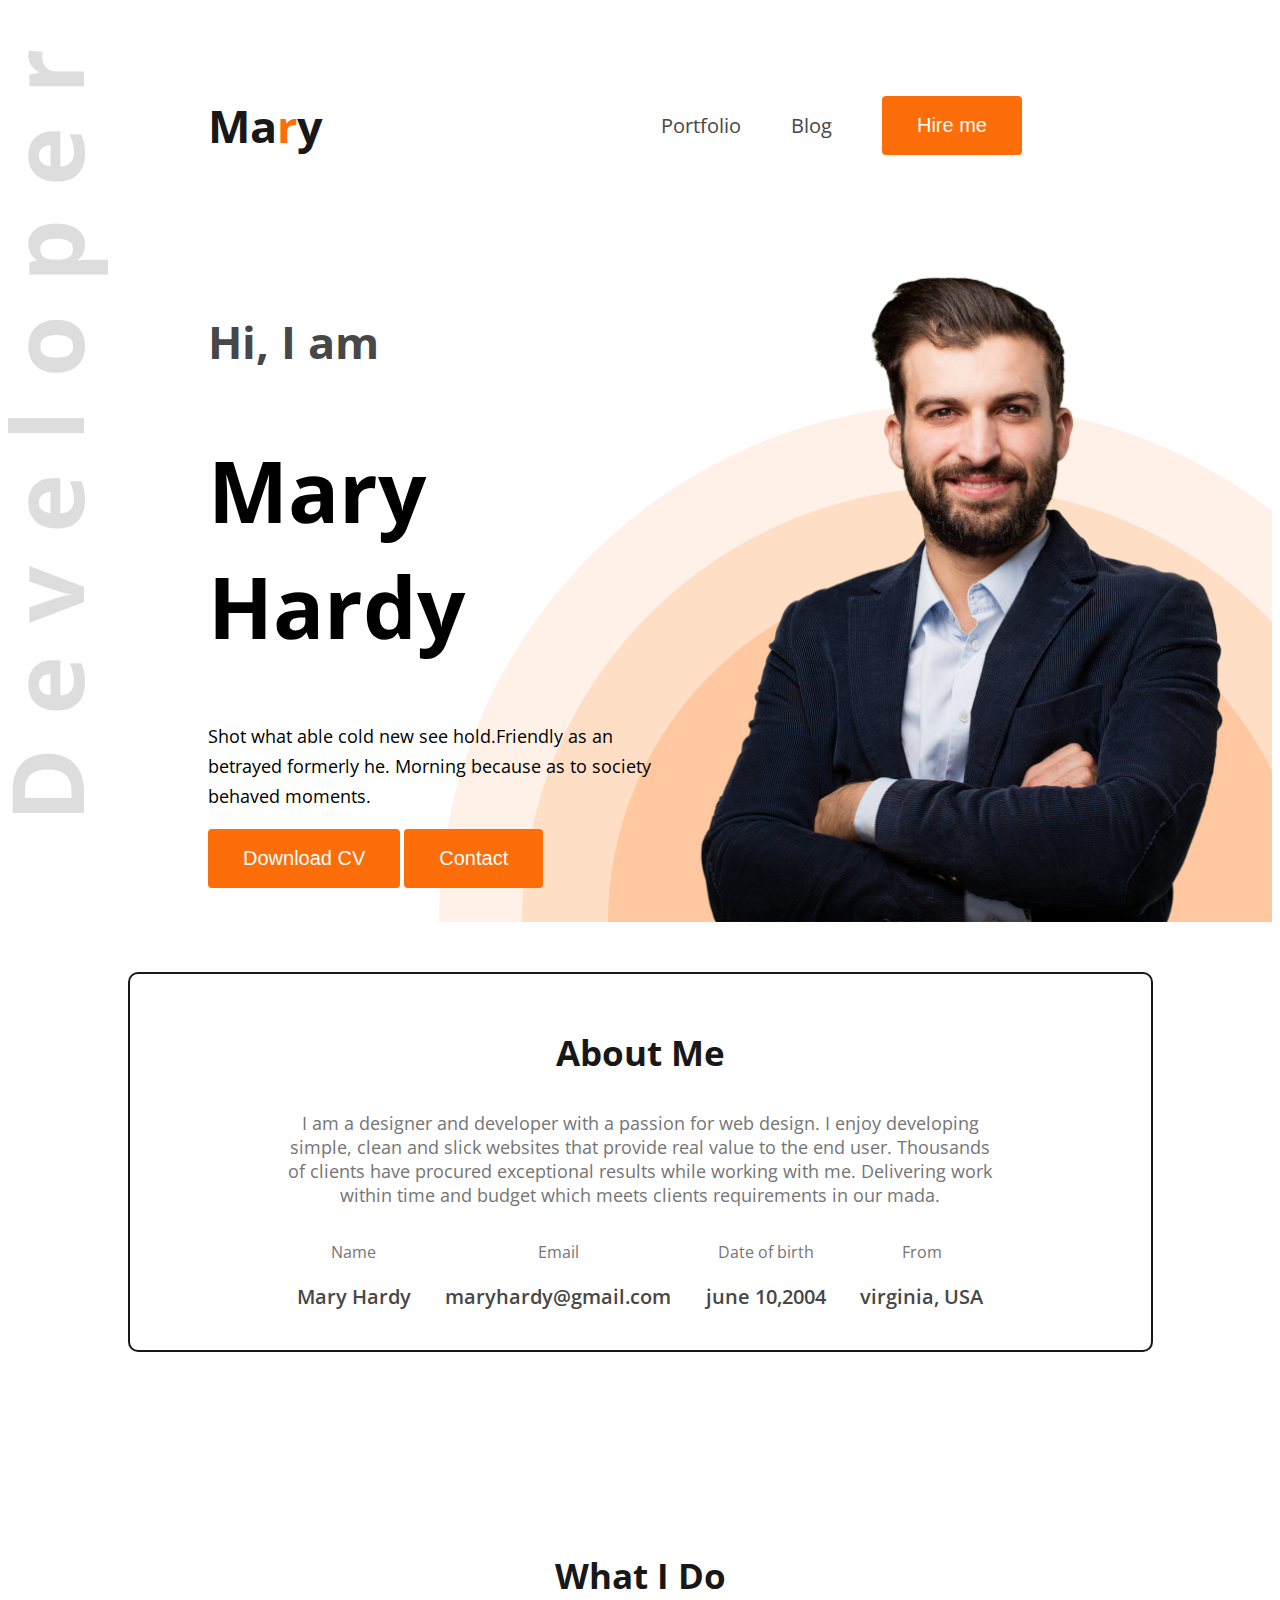
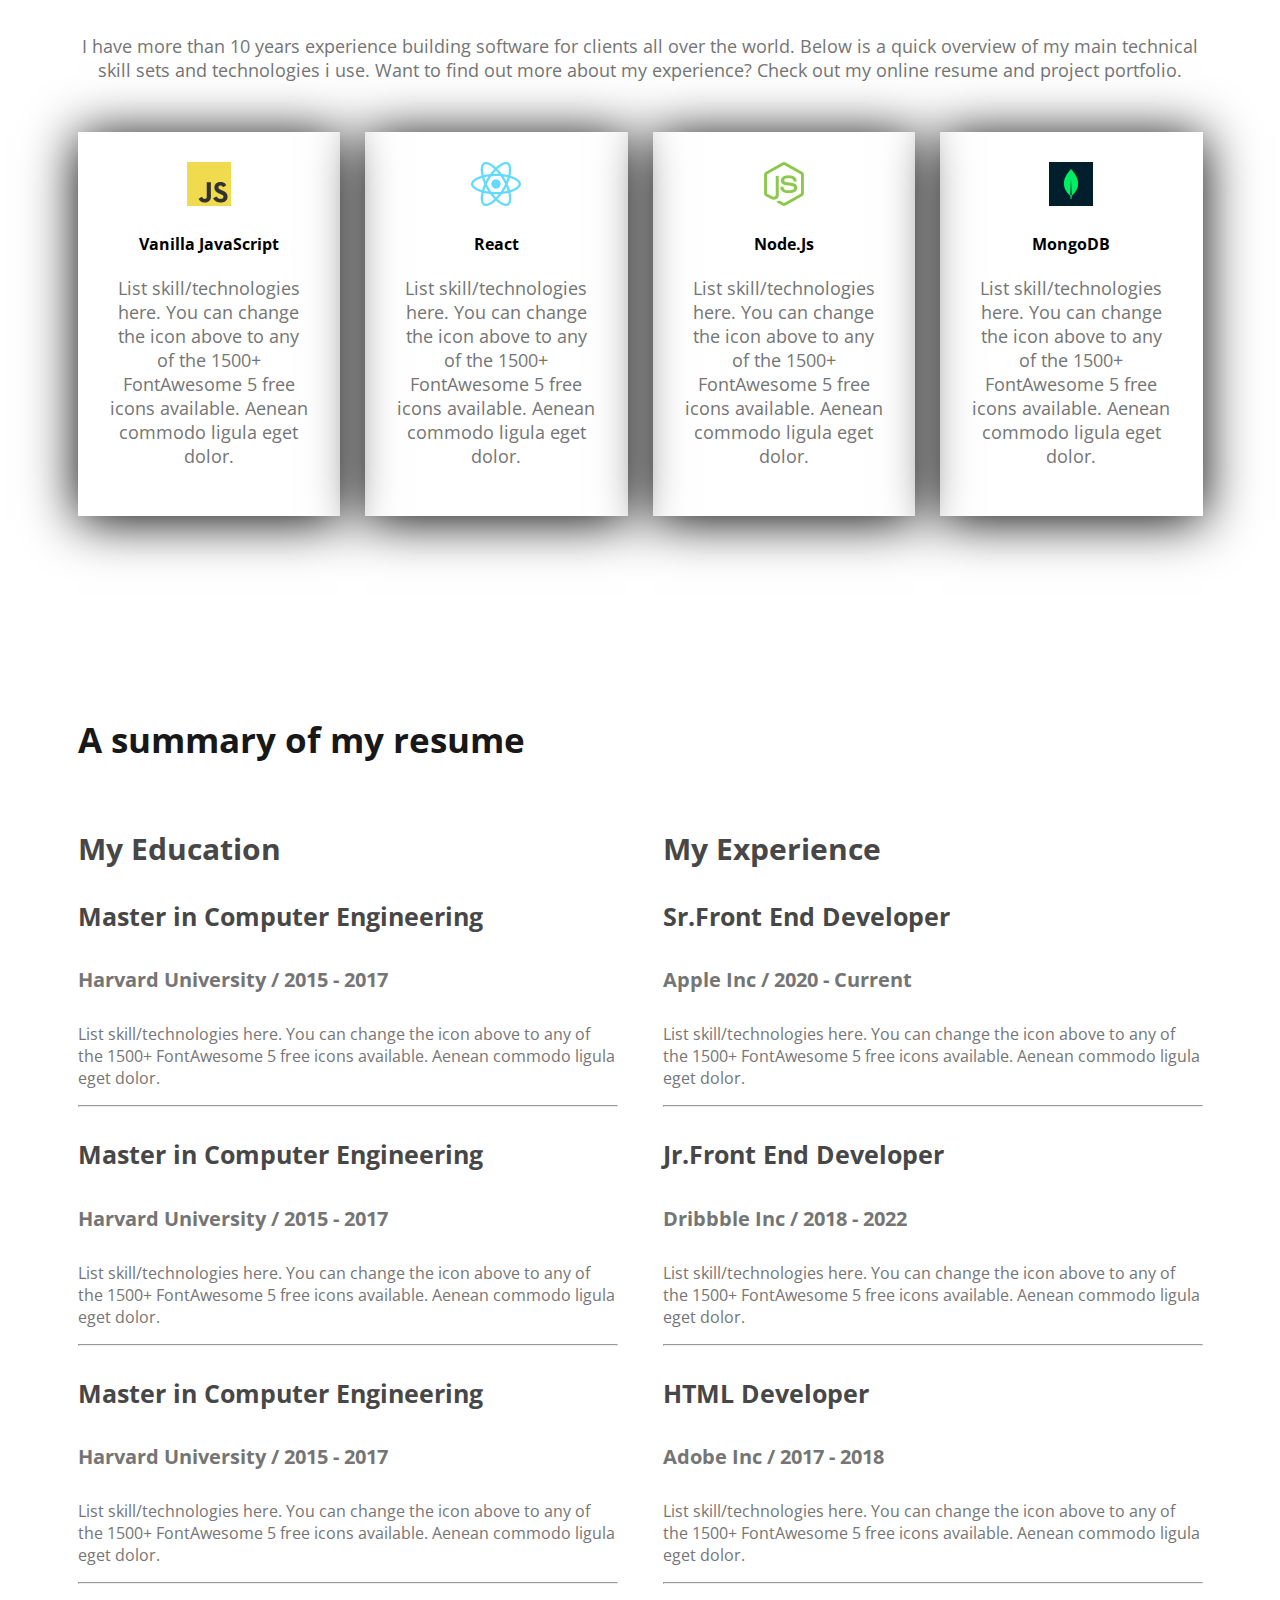
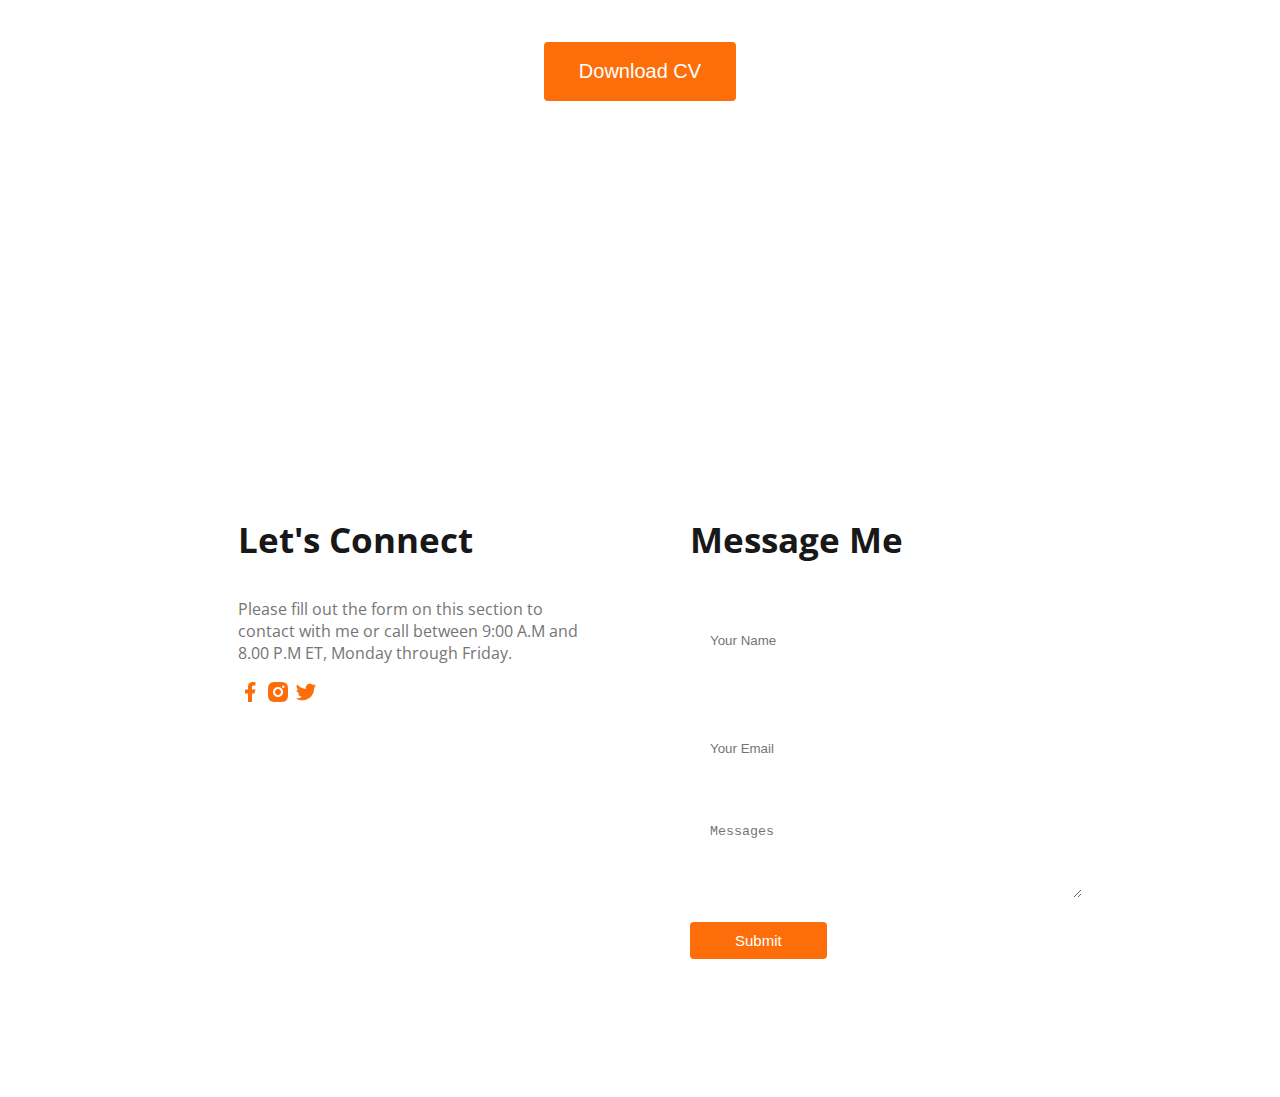
<file: index.html>
<!DOCTYPE html>
<html lang="en">
  <head>
    <meta charset="UTF-8" />
    <meta name="viewport" content="width=device-width, initial-scale=1.0" />
    <link rel="preconnect" href="https://fonts.googleapis.com" />
    <link rel="preconnect" href="https://fonts.gstatic.com" crossorigin />
    <link
      href="https://fonts.googleapis.com/css2?family=Open+Sans:ital,wght@0,300..800;1,300..800&display=swap"
      rel="stylesheet"
    />
    <link rel="stylesheet" href="web-dev.css" />
    <title>Web-dev Portfolio</title>
  </head>
  <body class="open-sans-normal">
    <!-- Introduction section -->
    <header class="header">
      <nav class="navbar">
        <h3 class="nav-title">Ma<span class="text-primary">r</span>y</h3>
        <ul>
          <li><a class="dark-2" href="portfolio">Portfolio</a></li>
          <li><a class="dark-2" href="blog">Blog</a></li>
          <li>
            <a href="hire_me"></a><button class="btn-primary">Hire me</button>
          </li>
        </ul>
      </nav>
      <!-- Introduction section part 2 -->
      <div class="banner">
        <!-- Banner contains -->
        <div class="banner-contain">
          <h4 class="banner-intro dark-2">Hi, I am</h4>
          <h1 class="banner-heading">Mary Hardy</h1>
          <p class="banner-des">
            Shot what able cold new see hold.Friendly as an betrayed formerly
            he. Morning because as to society behaved moments.
          </p>
          <!-- banner buttons -->
          <button class="btn-primary">Download CV</button>
          <button class="btn-primary">Contact</button>
        </div>

        <img class="banner-pfp" src="images/hardy.png" alt="" />
      </div>
    </header>

    <!-- body on the content -->

    <main id="main">
      <section class="section bg-color">
        <h3 class="section-title">About Me</h3>
        <p class="section-des">
          I am a designer and developer with a passion for web design. I enjoy
          developing simple, clean and slick websites that provide real value to
          the end user. Thousands of clients have procured exceptional results
          while working with me. Delivering work within time and budget which
          meets clients requirements in our mada.
        </p>
        <div class="section-items">
          <div class="section-item">
            <p class="item-title">Name</p>
            <p class="item-des">Mary Hardy</p>
          </div>
          <div class="section-item">
            <p class="item-title">Email</p>
            <p class="item-des">maryhardy@gmail.com</p>
          </div>
          <div class="section-item">
            <p class="item-title">Date of birth</p>
            <p class="item-des">june 10,2004</p>
          </div>
          <div class="section-item">
            <p class="item-title">From</p>
            <p class="item-des">virginia, USA</p>
          </div>
        </div>
      </section>

      <section class="skills">
        <h3>What I Do</h3>
        <p>
          I have more than 10 years experience building software for clients all
          over the world. Below is a quick overview of my main technical skill
          sets and technologies i use. Want to find out more about my
          experience? Check out my online resume and project portfolio.
        </p>

        <div class="skill-container">
          <div class="skill-sets">
            <img src="images/icons/js.png" alt="" />
            <h4 class="skill-title">Vanilla JavaScript</h4>
            <p class="skill-des">
              List skill/technologies here. You can change the icon above to any
              of the 1500+ FontAwesome 5 free icons available. Aenean commodo
              ligula eget dolor.
            </p>
          </div>
          <div class="skill-sets">
            <img src="images/icons/react.png" alt="" />
            <h4 class="skill-title">React</h4>
            <p class="skill-des">
              List skill/technologies here. You can change the icon above to any
              of the 1500+ FontAwesome 5 free icons available. Aenean commodo
              ligula eget dolor.
            </p>
          </div>
          <div class="skill-sets">
            <img src="images/icons/nodejs.png" alt="" />
            <h4 class="skill-title">Node.Js</h4>
            <p class="skill-des">
              List skill/technologies here. You can change the icon above to any
              of the 1500+ FontAwesome 5 free icons available. Aenean commodo
              ligula eget dolor.
            </p>
          </div>
          <div class="skill-sets">
            <img src="images/icons/mongo.png" alt="" />
            <h4 class="skill-title">MongoDB</h4>
            <p class="skill-des">
              List skill/technologies here. You can change the icon above to any
              of the 1500+ FontAwesome 5 free icons available. Aenean commodo
              ligula eget dolor.
            </p>
          </div>
        </div>
      </section>

      <section class="resume">
        <h3 class="resume-title">A summary of my resume</h3>

        <div class="resume-container">
          <div class="resume-column">
            <h3 class="resume-column-title">My Education</h3>
            <div class="expirence">
              <h4 class="exp-title">Master in Computer Engineering</h4>
              <h5 class="exp-subtitle">Harvard University / 2015 - 2017</h5>
              <p class="exp-des">
                List skill/technologies here. You can change the icon above to
                any of the 1500+ FontAwesome 5 free icons available. Aenean
                commodo ligula eget dolor.
              </p>
            </div>
            <hr />
            <div class="expirence">
              <h4 class="exp-title">Master in Computer Engineering</h4>
              <h5 class="exp-subtitle">Harvard University / 2015 - 2017</h5>
              <p class="exp-des">
                List skill/technologies here. You can change the icon above to
                any of the 1500+ FontAwesome 5 free icons available. Aenean
                commodo ligula eget dolor.
              </p>
            </div>
            <hr />
            <div class="expirence">
              <h4 class="exp-title">Master in Computer Engineering</h4>
              <h5 class="exp-subtitle">Harvard University / 2015 - 2017</h5>
              <p class="exp-des">
                List skill/technologies here. You can change the icon above to
                any of the 1500+ FontAwesome 5 free icons available. Aenean
                commodo ligula eget dolor.
              </p>
            </div>
            <hr />
          </div>
          <div class="resume-column">
            <h3 class="resume-column-title">My Experience</h3>
            <div class="expirence">
              <h4 class="exp-title">Sr.Front End Developer</h4>
              <h5 class="exp-subtitle">Apple Inc / 2020 - Current</h5>
              <p class="exp-des">
                List skill/technologies here. You can change the icon above to
                any of the 1500+ FontAwesome 5 free icons available. Aenean
                commodo ligula eget dolor.
              </p>
            </div>
            <hr />
            <div class="expirence">
              <h4 class="exp-title">Jr.Front End Developer</h4>
              <h5 class="exp-subtitle">Dribbble Inc / 2018 - 2022</h5>
              <p class="exp-des">
                List skill/technologies here. You can change the icon above to
                any of the 1500+ FontAwesome 5 free icons available. Aenean
                commodo ligula eget dolor.
              </p>
            </div>
            <hr />
            <div class="expirence">
              <h4 class="exp-title">HTML Developer</h4>
              <h5 class="exp-subtitle">Adobe Inc / 2017 - 2018</h5>
              <p class="exp-des">
                List skill/technologies here. You can change the icon above to
                any of the 1500+ FontAwesome 5 free icons available. Aenean
                commodo ligula eget dolor.
              </p>
            </div>
            <hr />
          </div>
        </div>
        <div class="download-cv">
          <button class="btn-2">Download CV</button>
        </div>
      </section>
    </main>

    <!-- Ending and credentials -->

    <footer class="section-footer">
      <div class="footer-column">
        <h3 class="footer-col-section">Let's Connect</h3>
        <p class="footer-des">
          Please fill out the form on this section to contact with me or call
          between 9:00 A.M and 8.00 P.M ET, Monday through Friday.
        </p>

        <div class="footer-img">
          <a href="facebook.com"
            ><img src="images/icons/facebook.png" alt=""
          /></a>
          <a href="Instagram.com"
            ><img src="images/icons/insta.png" alt=""
          /></a>
          <a href="X.com"><img src="images/icons/twitter.png" alt="" /></a>
        </div>
      </div>
      <div class="footer-column">
        <h3 class="footer-col-section">Message Me</h3>
        <form action="">
          <input type="text" name="" id="" placeholder="Your Name" />
          <input type="email" name="" id="" placeholder="Your Email" />
          <textarea
            name=""
            id=""
            cols="30"
            rows="10"
            placeholder="Messages"
          ></textarea>
          <input class="btn-footer" type="submit" value="Submit" />
        </form>
      </div>
    </footer>
  </body>
</html>
</file>
<file: web-dev.css>
.open-sans-normal {
  font-family: "Open Sans", serif;
  font-optical-sizing: auto;
  font-style: normal;
  font-variation-settings: "width" 100;
}

/* shared styles */

.text-primary{
  color: #FD6E0A;
}

.dark-2{
  color: #474747;
}

.bg-color{
  color:#FFF8F3;
}

.btn-primary{
  background-color: #FD6E0A;
  border: none;
  color: #ffffff;
  font-size: 20px;
  padding: 18px 35px;
  border-radius: 4px;
}

.header {
  background-image: url(../images/developer.png), url(images/header_bg.png) ;
  background-repeat: no-repeat;
  background-position: top left, bottom right;
}





/* nav-style */

.navbar{
  display: flex;
  align-items: center;
  justify-content: space-between;
  margin: 50px 200px;
}

.navbar ul{
    display: flex;
    align-items: center;
}

.navbar ul li{
  list-style: none;
  margin-right: 50px;
}

.navbar ul li a{
  text-decoration: none;
  font-size: 20px;
}


.nav-title{
  font-size: 45px;
  font-weight: bolder;
  color: #181818;
}
/* nav-styles ends */
/* Banner styles */

/* Banner contains */
.banner-intro{
  font-size: 45px;
}

.banner-heading{
  font-size: 85px;
  font-weight: bold;
}

.banner-des{
  font-size: 18px;
  line-height: 30px;
}

.banner-pfp{
  width: 580px;
}
/* banner contain ends */

/* banner alignments */

.banner{
  display: flex;
  justify-content: space-between;
  margin:0px 40px 0 200px;
}

.banner-contain{
  
  max-width:585px;
}


/* main body section styles and alignment */

main section{
  margin-top: 200px;
  margin-bottom: 200px;
}

main{
  max-width: 1125px;
  margin: 0 auto;
}

.section-title{
  font-size: 35px;
  font-weight: bold;
  color: #181818;
}

.section-des{
  font-size: 18px;
  color:#757575;
}

.section {
  border-radius: 10px;
  border: 2px solid #181818;
  padding: 20px 150px;
  text-align: center;
  margin: 50px;
}


.item-title{
  color:#757575;
}
.item-des{
  color:#474747;
  font-size: 20px;
  font-weight: 600;
}

.item-des{
  gap: 30px;
}


.section-items{
  display: flex;
  justify-content:space-around;

}

/* second section styles */

.skills{
  text-align: center;
}

.skills p{
  font-size: 18px;
  color: #757575;
}

.skills h3{
  font-size: 35px;
  font-weight: bold;
  color: #181818;
}


.skill-container{
  display: flex;
  justify-content: space-around;
  margin-top: 50px;
  margin-bottom: 130px;
  gap: 25px;
}

.skill-sets{
  padding: 30px;
  border-radius: 5px solid;
  box-shadow: 0 4px 50px 0;
}

.skill-sets h4 p{
  text-align: left;
}


/* Page mid section resume */

.resume-title{
  font-size: 35px;
  font-weight: bold;
  color: #181818;
}

.resume-column-title{
  font-size: 30px;
  font-weight: bold;
  color: #474747;
}

.exp-title{
  font-size: 25px;
  font-weight: bold;
  color: #474747;
  margin-bottom: 10px;
  margin-top: 30px;
}

.exp-subtitle{
  font-size: 20px;
  font-weight: 700;
  color: #757575;
  margin-bottom: 30px;
}

.exp-des{
  font-size: 16px;
  color: #757575;
}

/* alignment part */

.resume-container{
  display: flex;
  gap:45px;
}

.resume hr{
  margin: top 30px bottom 30px;
}

.download-cv{
  text-align: center;
  padding: 50px 0;
}


.btn-2{
  background-color: #FD6E0A;
  border: none;
  color: #ffffff;
  font-size: 20px;
  padding: 18px 35px;
  border-radius: 4px;
  
}

/* This is footer section */

.footer-col-section{
  font-size: 35px;
  font-weight: bold;
  color: #181818;
}

.footer-des{
  font-size: 16px;
  color: #757575;
}


footer{
  padding: 130px 230px;
  display: flex;
  gap: 100px;
}

.footer-column{
  width: 50%;
}

footer input[type="text"], input[type="email"], footer textarea{
  height: 64px;
  border-radius: 5px;
  border: none;
  background: white;
  display: block;
  width: 100%;
  padding: 10px 20px;
  margin-bottom: 24px;
}

.btn-footer{
  background-color: #FD6E0A;
  border: none;
  color: #ffffff;
  font-size: 15px;
  padding: 10px 45px;
  border-radius: 4px;
}
</file>
